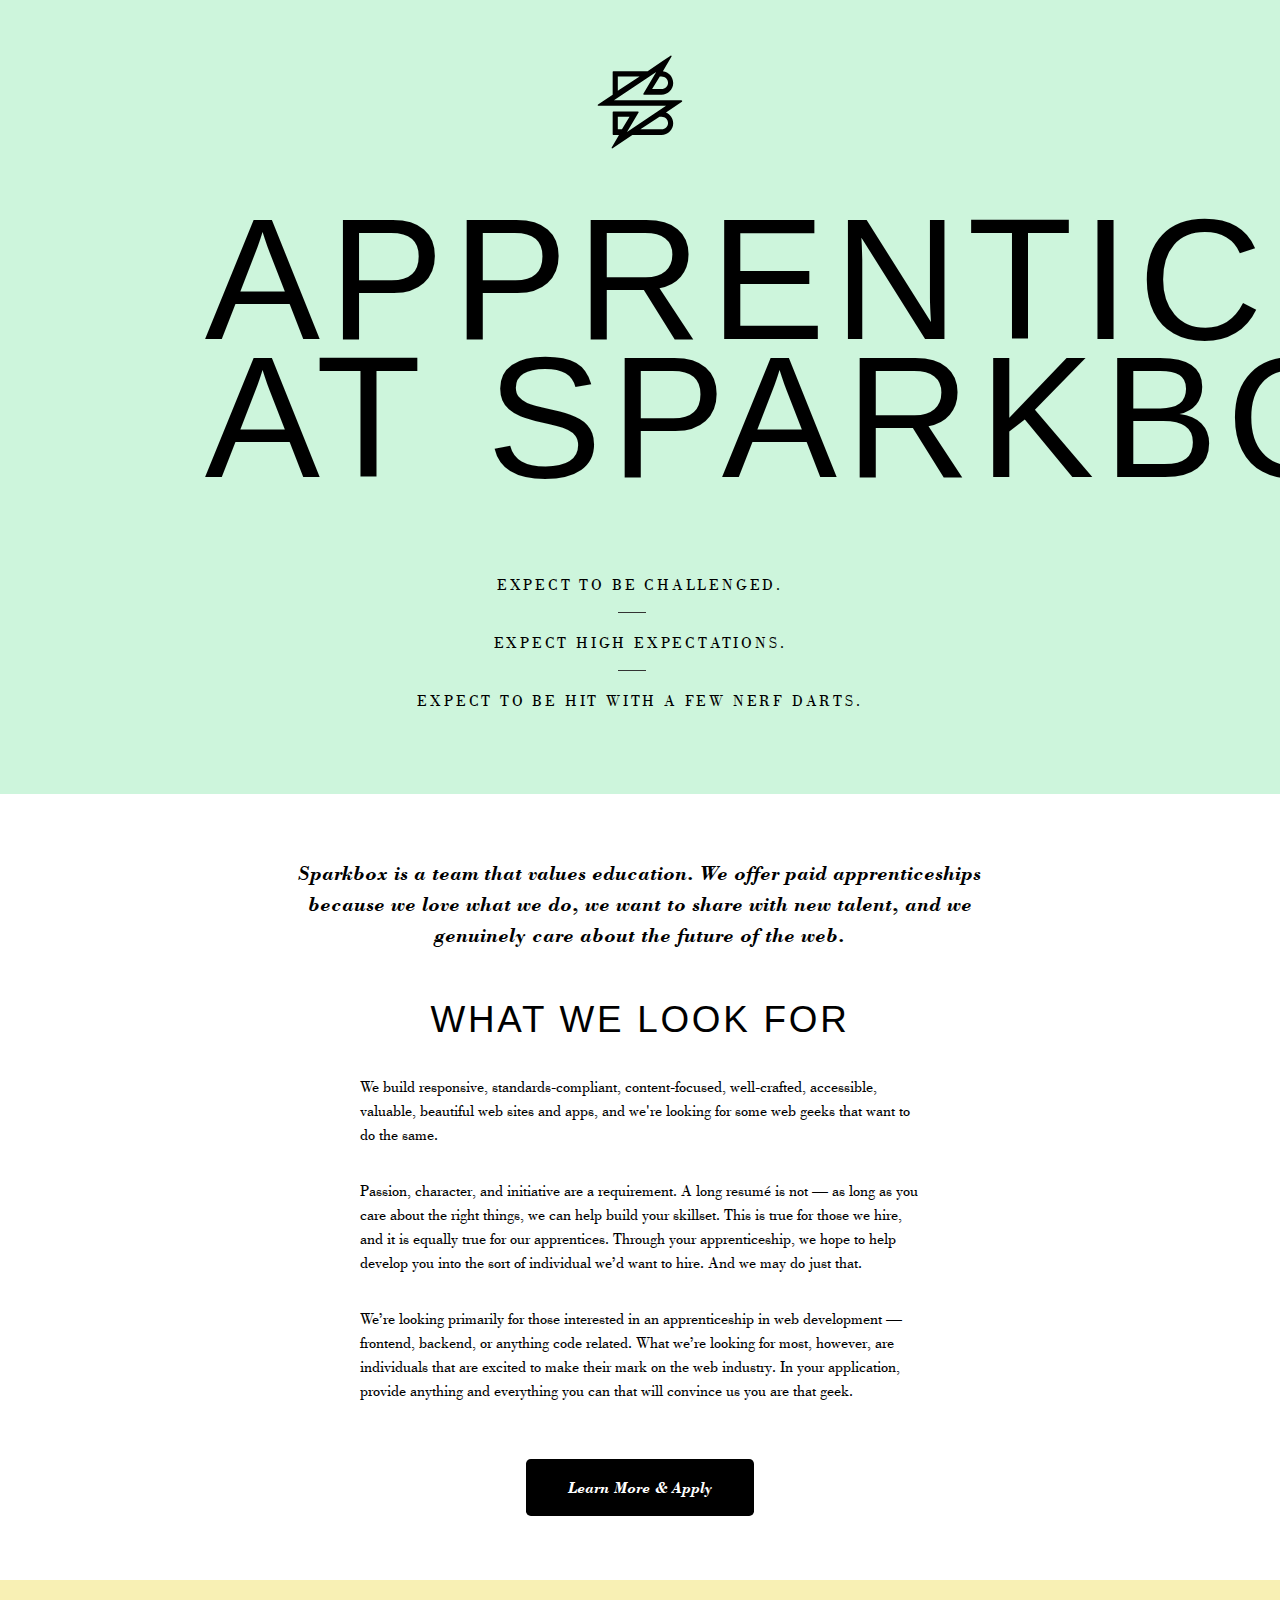
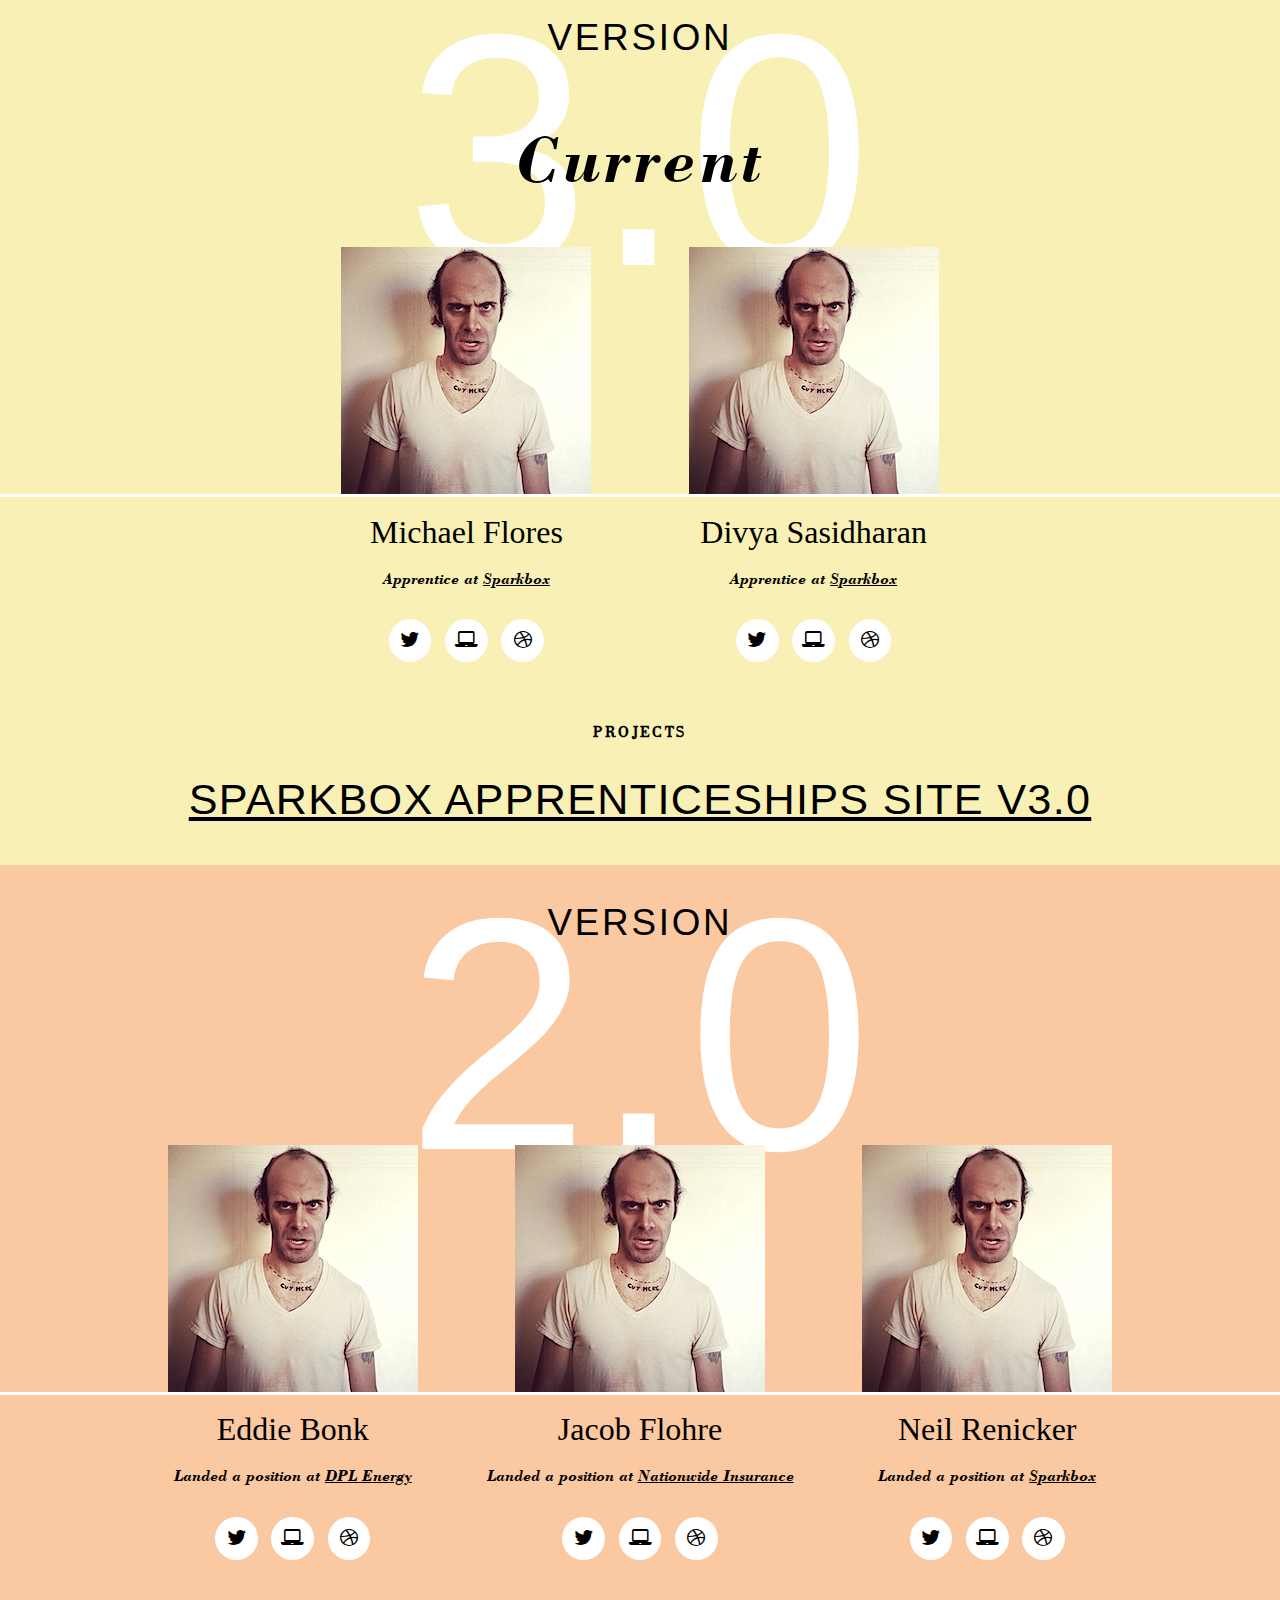
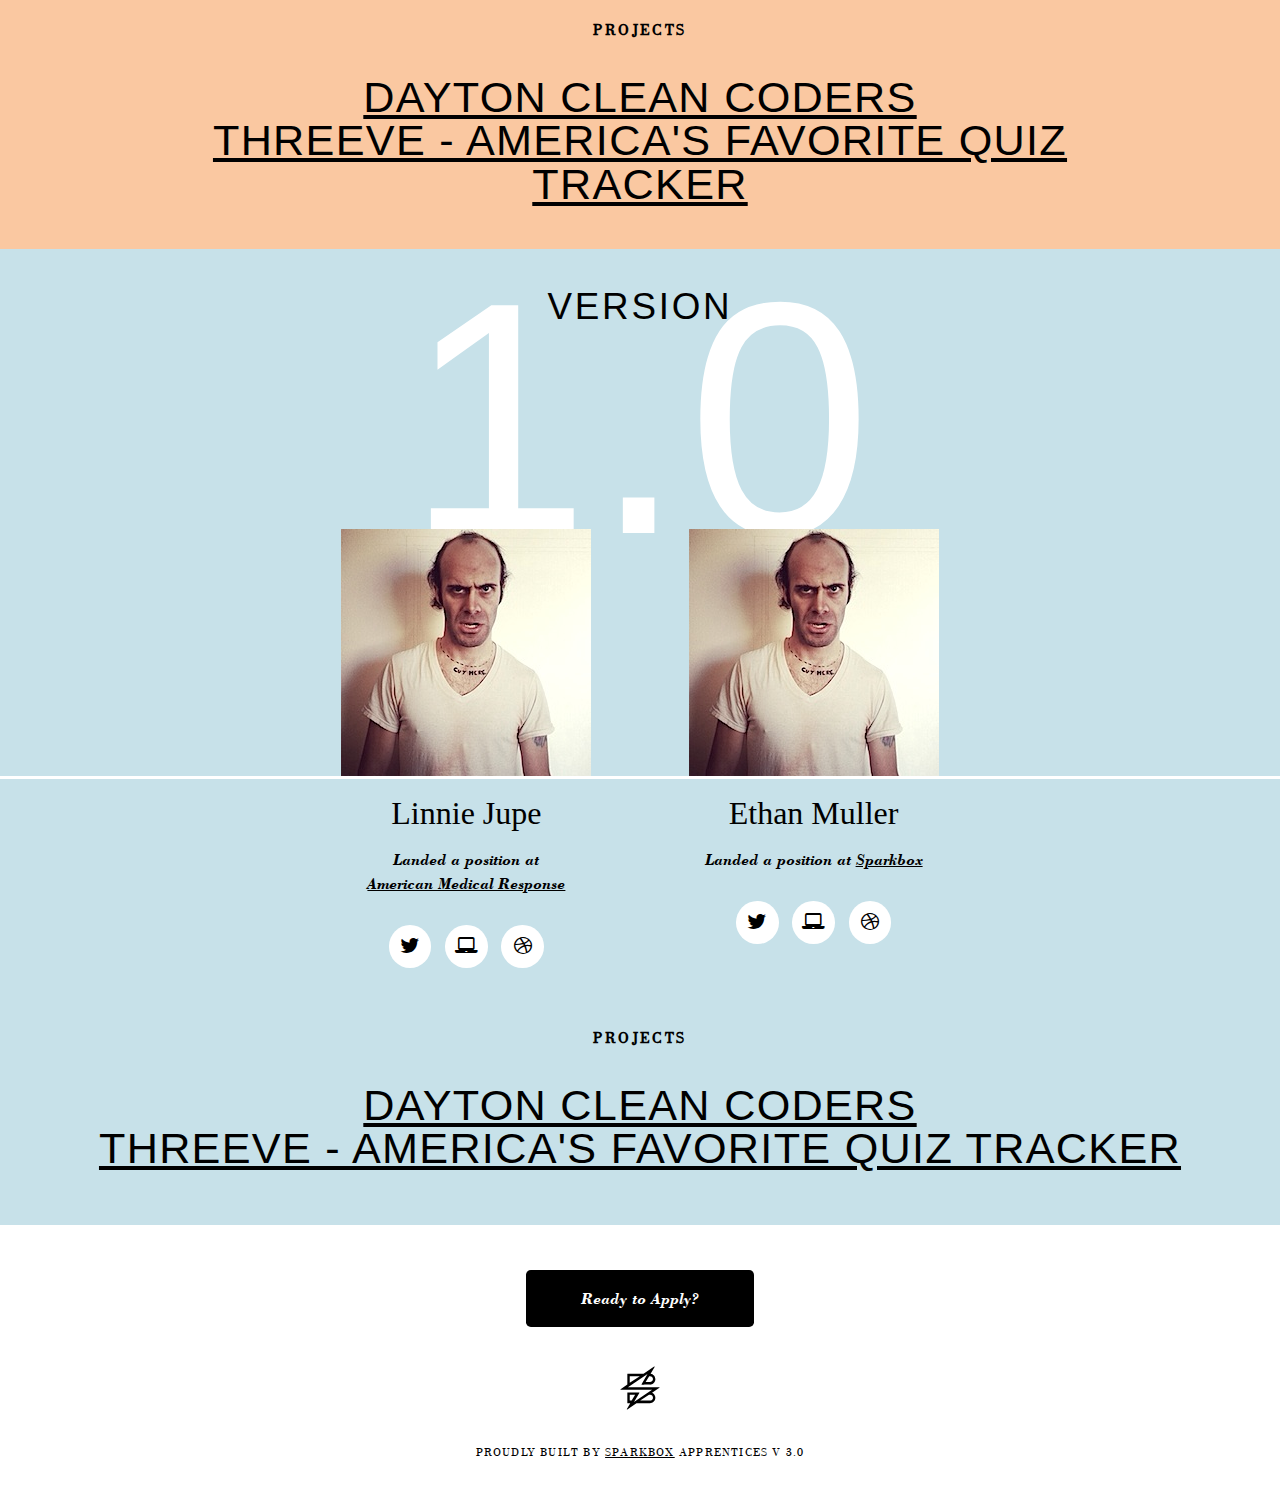
<file: HTML_Training/Apprentice_Page/index.html>
<!DOCTYPE html>
<html lang="en">
<head>
  <meta charset="utf-8" />
  <meta name="viewport" content="initial-scale=1">
  <title>Sparkbox Apprenticeships</title>
  <link rel="stylesheet" type="text/css" href="css/style.css" />
  <link rel="stylesheet" href="css/font-awesome/css/font-awesome.min.css">
  <link rel="stylesheet" type="text/css" href="//cloud.typography.com/655912/688224/css/fonts.css" />
  <style type="text/css">
    @font-face{
    font-family:"Bodoni W01 Book 709611";
    src:url("Fonts/dd896678-2492-4538-a2f8-a1087ebc1e37.eot?#iefix");
    src:url("Fonts/dd896678-2492-4538-a2f8-a1087ebc1e37.eot?#iefix") format("eot"),
        url("Fonts/ba4b8c27-e5cc-4b4b-b277-127dca0e8f4f.woff") format("woff"),
        url("Fonts/0771e6fd-6e6a-4c81-a462-08cd2d69e3ec.ttf") format("truetype"),
        url("Fonts/d0c30112-880f-411f-b967-c2a4a7d3754b.svg#d0c30112-880f-411f-b967-c2a4a7d3754b") format("svg");
    }
    @font-face{
    font-family:"Bodoni W01 Bold 709602";
    src:url("Fonts/0a3b2afc-1177-49fc-b852-6d36f4b37543.eot?#iefix");
    src:url("Fonts/0a3b2afc-1177-49fc-b852-6d36f4b37543.eot?#iefix") format("eot"),
        url("Fonts/0ca9a4ed-de46-457a-bc45-f0f87ffd44f2.woff") format("woff"),
        url("Fonts/87bae0ea-8bc0-45e8-b82d-ccb13870d0e2.ttf") format("truetype"),
        url("Fonts/46e3e54a-6865-45b5-a951-f0c86163af88.svg#46e3e54a-6865-45b5-a951-f0c86163af88") format("svg");
    }
    @font-face{
    font-family:"Bodoni W01 Bold Italic 709608";
    src:url("Fonts/8e76616d-ce24-4651-8581-84dcc7ae3751.eot?#iefix");
    src:url("Fonts/8e76616d-ce24-4651-8581-84dcc7ae3751.eot?#iefix") format("eot"),
        url("Fonts/6f551fc0-4c6f-4ef0-b026-f1e148977a7b.woff") format("woff"),
        url("Fonts/32eb1298-d5c4-4112-a2f5-ee0ac5051b72.ttf") format("truetype"),
        url("Fonts/79868027-7d4d-452f-a701-80ad10720730.svg#79868027-7d4d-452f-a701-80ad10720730") format("svg");
    }
  </style>
  <script type="text/javascript">
  var MTIProjectId='0003f8c8-d8c7-4d1f-95ed-a15461eba017';
   (function() {
          var mtiTracking = document.createElement('script');
          mtiTracking.type='text/javascript';
          mtiTracking.async='true';
          mtiTracking.src=('https:'==document.location.protocol?'https:':'http:')+'//fast.fonts.net/t/trackingCode.js';
          (document.getElementsByTagName('head')[0]||document.getElementsByTagName('body')[0]).appendChild( mtiTracking );
     })();
  </script>
</head>
<body>
  <header>
    <div class="head">
        <div class="logo">
          <a href="http://www.seesparkbox.com" title="Sparkbox logo"><img src="img/SBX_logo_icon_2.svg" alt="Sparkbox logo"></a>
        </div>
        <h1 class="page-title">Apprenticeships at&nbsp;Sparkbox</h1>
        <ul class="slogan">
          <li class="slogan-item hr">Expect to be challenged.</li>
          <li class="slogan-item hr">Expect high expectations.</li>
          <li class="slogan-item">Expect to be hit with a few Nerf darts.</li>
        </ul>
    </div>
  </header> 
  <section class="info">
    <p class="info-description">Sparkbox is a team that values education. We offer paid apprenticeships because we love what we do, we want to share with new talent, and we genuinely care about the future of the web.</p>
    <h1>What We Look For</h1>
    <p>We build responsive, standards-compliant, content-focused, well-crafted, accessible, valuable, beautiful web sites and apps, and we're looking for some web geeks that want to do the same.</p>
    <p>Passion, character, and initiative are a requirement. A long resum&eacute; is not — as long as you care about the right things, we can help build your skillset. This is true for those we hire, and it is equally true for our apprentices. Through your apprenticeship, we hope to help develop you into the sort of individual we&rsquo;d want to hire. And we may do just that.</p>
    <p>We&rsquo;re looking primarily for those interested in an apprenticeship in web development &mdash; frontend, backend, or anything code related. What we&rsquo;re looking for most, however, are individuals that are excited to make their mark on the web industry. In your application, provide anything and everything you can that will convince us you are that geek.</p>
    <a href="apply.html">Learn More &amp; Apply</a>
  </section>
  <section class="version">
    <div class="version-3">
      <h1 class="version-heading">Version<br><strong class="version-number">3.0</strong></h1>
      <h2 class="version-current">Current</h2>
      <div class="grouped-container">
        <div class="content-container">
          <div class="version-profile-wrapper">
            <img class="version-profile" src="img/Neil-Renicker.jpg" alt="Michael Flores" />
          </div>
            <h3 class="version-profile-name">Michael Flores</h3>
            <p class="version-job">Apprentice at <a href="http://www.seesparkbox.com/">Sparkbox</a>
            <div class="version-profile-social">
              <ul class="version-profile-social--links-list">
                <li class="version-profile-social--links-item"><a href="https://twitter.com/michaelprflores">
                  <span class="fa-stack fa-lg">
                    <i class="fa fa-twitter fa-stack-1x fa-inverse"></i>
                  </span></a></li>
                <li class="version-profile-social--links-item"><a href="http://www.michaelprflores.com">
                  <span class="fa-stack fa-lg">
                    <i class="fa fa-laptop fa-stack-1x fa-inverse"></i>
                  </span></a></li>
                <li class="version-profile-social--links-item"><a href="https://dribbble.com/madebyflores">
                  <span class="fa-stack fa-lg">
                    <i class="fa fa-dribbble fa-stack-1x fa-inverse"></i>
                  </span></a></li>
              </ul>
            </div>
        </div>
        <div class="content-container">
          <div class="version-profile-wrapper">
            <img class="version-profile" src="img/Neil-Renicker.jpg" alt="Divya Sasidharan" />
          </div>
            <h3 class="version-profile-name">Divya Sasidharan</h3>
            <p class="version-job">Apprentice at <a href="http://www.seesparkbox.com/">Sparkbox</a>
            <div class="version-profile-social">
              <ul class="version-profile-social--links-list">
                <li class="version-profile-social--links-item"><a href="https://twitter.com/shortdiv">
                  <span class="fa-stack fa-lg">
                    <i class="fa fa-twitter fa-stack-1x fa-inverse"></i>
                  </span></a></li>
                <li class="version-profile-social--links-item"><a href="http://www.shortdiv.com">
                  <span class="fa-stack fa-lg">
                    <i class="fa fa-laptop fa-stack-1x fa-inverse"></i>
                  </span></a></li>
                <li class="version-profile-social--links-item"><a href="#">
                  <span class="fa-stack fa-lg">
                    <i class="fa fa-dribbble fa-stack-1x fa-inverse"></i>
                  </span></a></li>
              </ul>
          </div> 
        </div>
        <div class="content-list">
          <h4 class="version-project">Projects</h4>
          <ul class="version-project-titles">
            <li><a href="">Sparkbox Apprenticeships Site v3.0</a></li>
          </ul>
        </div>
      </div>
    <div class="version-2">
      <h1 class="version-heading">Version<br><strong class="version-number">2.0</strong></h1>
      <div class="grouped-container">
        <div class="content-container">
          <div class="version-profile-wrapper">
            <img class="version-profile" src="img/Neil-Renicker.jpg" alt="Eddie Bonk" />
          </div>  
          <h3 class="version-profile-name">Eddie Bonk</h3>
          <p class="version-job">Landed a position at <a href="http://www.dpandl.com/">DPL Energy</a>
          <div class="version-profile-social">
            <ul class="version-profile-social--links-list">
              <li class="version-profile-social--links-item"><a href="https://twitter.com/EddieBonk">
                <span class="fa-stack fa-lg">
                  <i class="fa fa-twitter fa-stack-1x fa-inverse"></i>
                </span></a></li>
              <li class="version-profile-social--links-item"><a href="#">
                <span class="fa-stack fa-lg">
                  <i class="fa fa-laptop fa-stack-1x fa-inverse"></i>
                </span></a></li>
              <li class="version-profile-social--links-item"><a href="#">
                <span class="fa-stack fa-lg">
                  <i class="fa fa-dribbble fa-stack-1x fa-inverse"></i>
                </span></a></li>
            </ul>
          </div>
        </div>
        <div class="content-container">
          <div class="version-profile-wrapper">
            <img class= "version-profile" src="img/Neil-Renicker.jpg" alt="Jacob Flohre" />
          </div>  
          <h3 class="version-profile-name">Jacob Flohre</h3>
          <p class="version-job">Landed a position at <a href="http://www.nationwide.com/">Nationwide Insurance</a>
          <div class="version-profile-social">
            <ul class="version-profile-social--links-list">
              <li class="version-profile-social--links-item"><a href="https://twitter.com/JacobFlohre">
                <span class="fa-stack fa-lg">
                  <i class="fa fa-twitter fa-stack-1x fa-inverse"></i>
                </span></a></li>
              <li class="version-profile-social--links-item"><a href="#">
                <span class="fa-stack fa-lg">
                  <i class="fa fa-laptop fa-stack-1x fa-inverse"></i>
                </span></a></li>
              <li class="version-profile-social--links-item"><a href="#">
                <span class="fa-stack fa-lg">
                  <i class="fa fa-dribbble fa-stack-1x fa-inverse"></i>
                </span></a></li>
            </ul>
          </div>
        </div>
        <div class="content-container">
          <div class="version-profile-wrapper">
            <img class="version-profile" src="img/Neil-Renicker.jpg" alt="Neil Renicker" />
          </div>  
          <h3 class="version-profile-name">Neil Renicker</h3>
          <p class="version-job">Landed a position at <a href="www.seesparkbox.com">Sparkbox</a>
          <div class="version-profile-social">
            <ul class="version-profile-social--links-list">
              <li class="version-profile-social--links-item"><a href="https://twitter.com/neilrenicker">
                <span class="fa-stack fa-lg">
                  <i class="fa fa-twitter fa-stack-1x fa-inverse"></i>
                </span></a></li>
              <li class="version-profile-social--links-item"><a href="http://www.neilrenicker.com">
                <span class="fa-stack fa-lg">
                  <i class="fa fa-laptop fa-stack-1x fa-inverse"></i>
                </span></a></li>
              <li class="version-profile-social--links-item"><a href="https://dribbble.com/neilrenicker">
                <span class="fa-stack fa-lg">
                  <i class="fa fa-dribbble fa-stack-1x fa-inverse"></i>
                </span></a></li>
            </ul>
          </div>
        </div>
        <div class="content-list">
          <h4 class="version-project">Projects</h4>
          <ul class="version-project-titles">
            <li><a href="http://daytoncleancoders.com/">Dayton Clean Coders</a></li>
            <li><a href="http://playthreeve.com/">Threeve - America's Favorite Quiz Tracker</a></li>
          </ul>
        </div>
      </div>
    </div>  
    <div class="version-1">
        <h1 class="version-heading">Version<br><strong class="version-number">1.0</strong></h1>
        <div class="grouped-container">
          <div class="content-container">
            <div class="version-profile-wrapper">
              <img class="version-profile" src="img/Neil-Renicker.jpg" alt="Linnie Jupe" />
            </div>
            <h3 class="version-profile-name">Linnie Jupe</h3>
            <p class="version-job">Landed a position at <a href="https://www.amr.net/">American&nbsp;Medical&nbsp;Response</a>
            <div class="version-profile-social">
              <ul class="version-profile-social--links-list">
                <li class="version-profile-social--links-item"><a href="#">
                  <span class="fa-stack fa-lg">
                    <i class="fa fa-twitter fa-stack-1x fa-inverse"></i>
                  </span></a></li>
                <li class="version-profile-social--links-item"><a href="#">
                  <span class="fa-stack fa-lg">
                    <i class="fa fa-laptop fa-stack-1x fa-inverse"></i>
                  </span></a></li>
                <li class="version-profile-social--links-item"><a href="#">
                  <span class="fa-stack fa-lg">
                    <i class="fa fa-dribbble fa-stack-1x fa-inverse"></i>
                  </span></a></li>
              </ul>
            </div>
          </div>
        <div class="content-container">
          <div class="version-profile-wrapper">
            <img class="version-profile" src="img/Neil-Renicker.jpg" alt="Ethan Muller" />
          </div>
          <h3 class="version-profile-name">Ethan Muller</h3>
          <p class="version-job">Landed a position at <a href="http://www.seesparkbox.com">Sparkbox</a>
          <div class="version-profile-social">
            <ul class="version-profile-social--links-list">
              <li class="version-profile-social--links-item"><a href="#">
                <span class="fa-stack fa-lg">
                  <i class="fa fa-twitter fa-stack-1x fa-inverse"></i>
                </span></a></li>
              <li class="version-profile-social--links-item"><a href="#">
                <span class="fa-stack fa-lg">
                  <i class="fa fa-laptop fa-stack-1x fa-inverse"></i>
              </span></a></li>
              <li class="version-profile-social--links-item"><a href="#">
                <span class="fa-stack fa-lg">
                  <i class="fa fa-dribbble fa-stack-1x fa-inverse"></i>
                </span></a></li>
            </ul>
          </div>
        </div>
      </div>
      <div class="content-list">
        <h4 class="version-project">Projects</h4>
        <ul class="version-project-titles">
          <li><a href="http://daytoncleancoders.com/">Dayton Clean Coders</a></li>
          <li><a href="http://playthreeve.com/">Threeve - America's Favorite Quiz Tracker</a></li>
        </ul>
      </div>
    </div>
  </section>
  <footer>
    <a href="apply.html">Ready to Apply&#63;</a>
    <div class="logo"><a href="http://www.seesparkbox.com" title="Sparkbox logo"><img src="img/SBX_logo_icon_2.svg" alt="Sparkbox logo"></a></div>
    <p>Proudly built by <a href="http://www.seesparkbox.com">Sparkbox</a> Apprentices v 3.0</p>
  </footer>
</body>
</html>
</file>
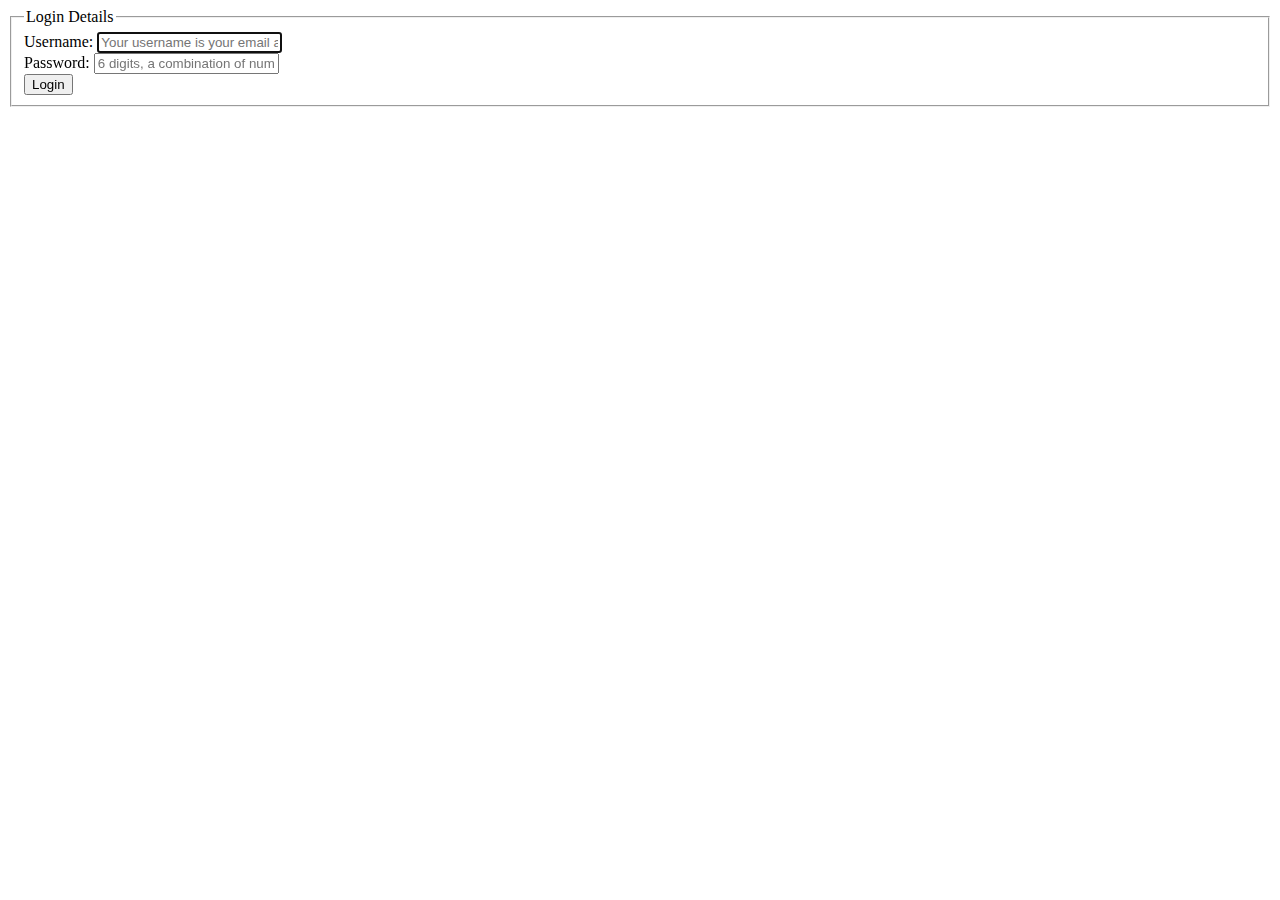
<file: Application_Project/default.html>
<!doctype html>
<form id="app-login" action="process.php">
<fieldset>
<legend>Login Details</legend>
<div>
  <label for="user-name">Username:</label>

  <input name="user-name" type="email" placeholder="Your username is your email address" required autofocus>
</div>
<div>

  <label for="password">Password:</label>
  <input name="password" type="password" placeholder="6 digits, a combination of numbers and letters" required>
</div>
<div>
  <input name="login" type="submit" value="Login">
</div>
</fieldset>
</form>
</html>
</file>
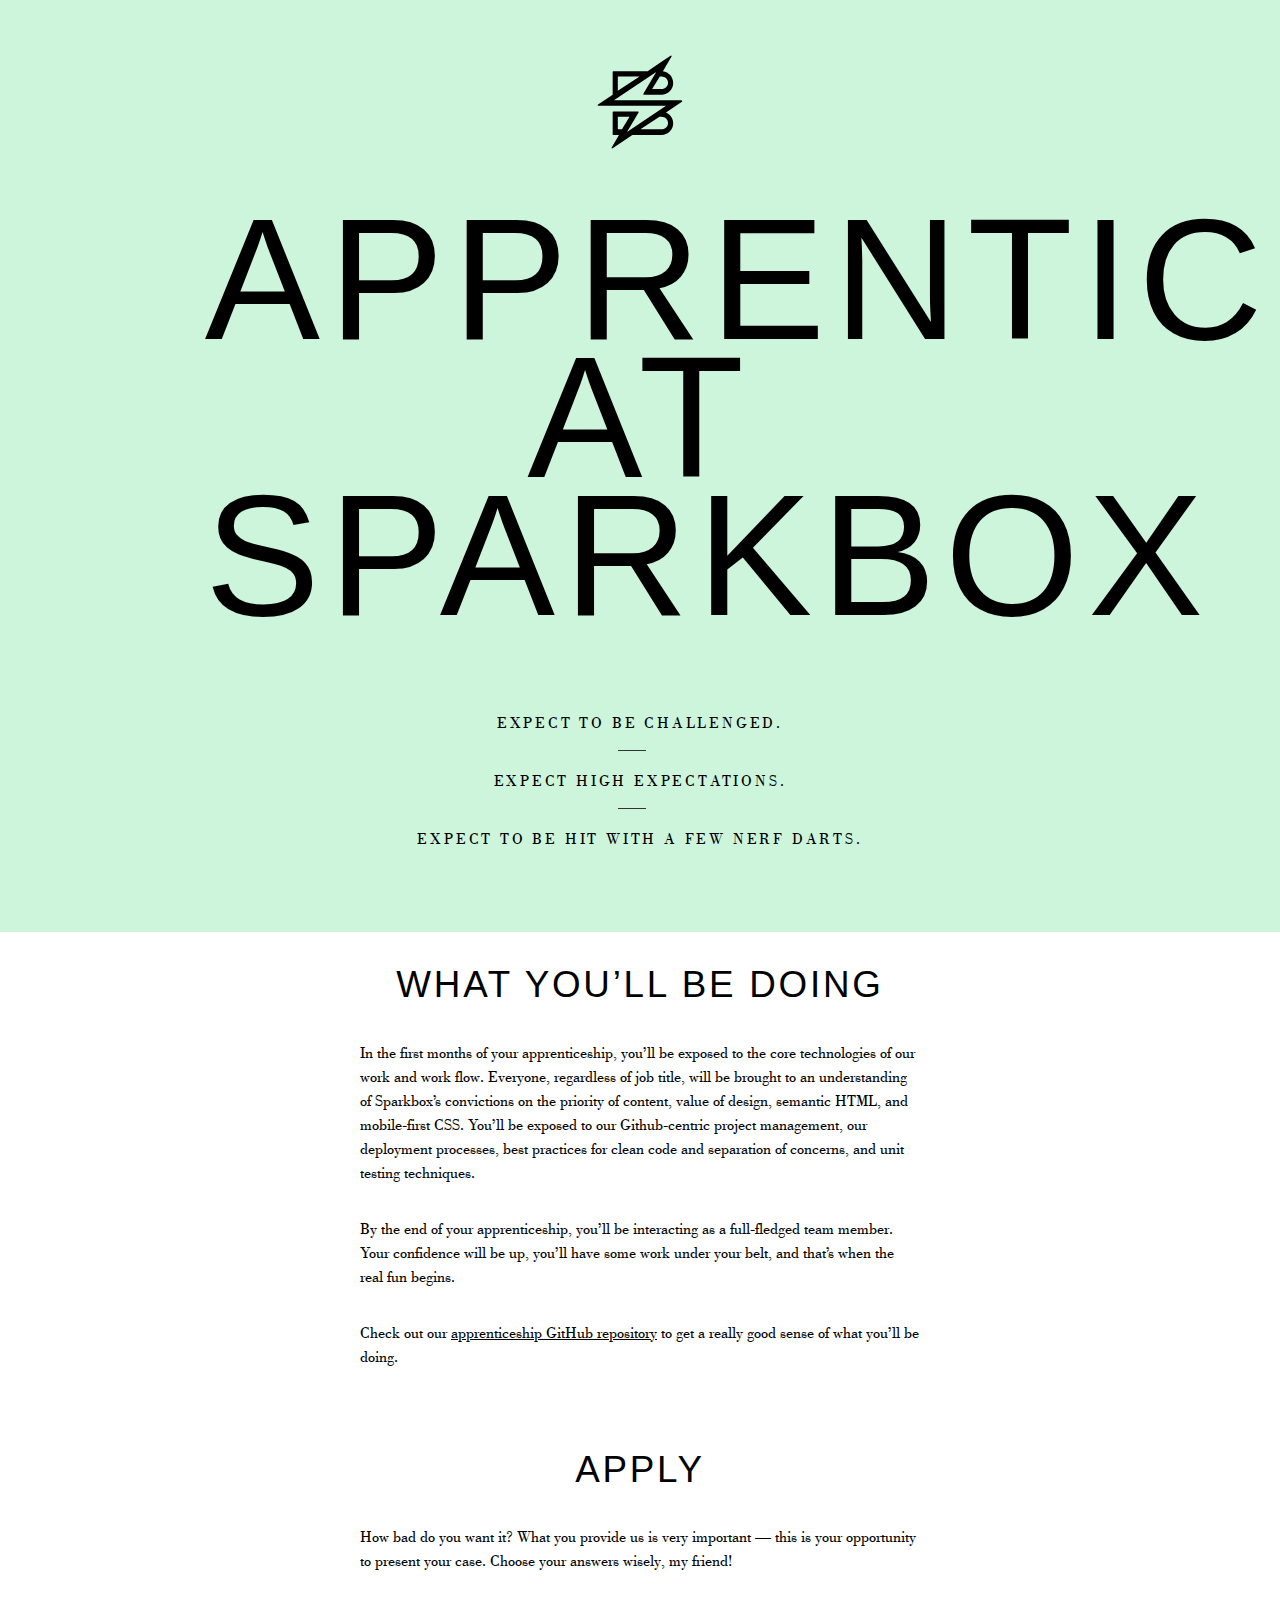
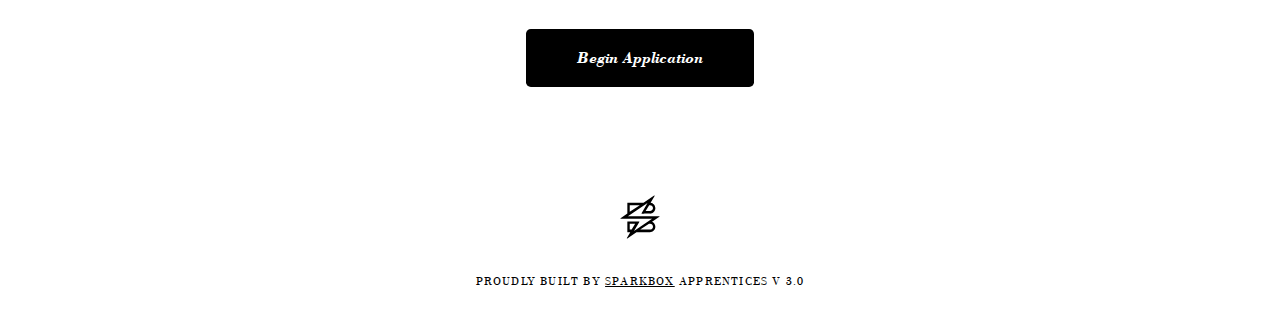
<file: HTML_Training/Apprentice_Page/apply.html>
<!DOCTYPE html>
<html lang="en">
<head>
  <meta charset="utf-8" />
  <title>Sparkbox Apprenticeships</title>
  <link rel="stylesheet" type="text/css" href="css/style.css" />
  <link href="//netdna.bootstrapcdn.com/font-awesome/4.0.3/css/font-awesome.css" rel="stylesheet">
  <link rel="stylesheet" type="text/css" href="//cloud.typography.com/655912/688224/css/fonts.css" />
  <style type="text/css">
    @font-face{
    font-family:"Bodoni W01 Book 709611";
    src:url("Fonts/dd896678-2492-4538-a2f8-a1087ebc1e37.eot?#iefix");
    src:url("Fonts/dd896678-2492-4538-a2f8-a1087ebc1e37.eot?#iefix") format("eot"),
        url("Fonts/ba4b8c27-e5cc-4b4b-b277-127dca0e8f4f.woff") format("woff"),
        url("Fonts/0771e6fd-6e6a-4c81-a462-08cd2d69e3ec.ttf") format("truetype"),
        url("Fonts/d0c30112-880f-411f-b967-c2a4a7d3754b.svg#d0c30112-880f-411f-b967-c2a4a7d3754b") format("svg");
    }
    @font-face{
    font-family:"Bodoni W01 Bold 709602";
    src:url("Fonts/0a3b2afc-1177-49fc-b852-6d36f4b37543.eot?#iefix");
    src:url("Fonts/0a3b2afc-1177-49fc-b852-6d36f4b37543.eot?#iefix") format("eot"),
        url("Fonts/0ca9a4ed-de46-457a-bc45-f0f87ffd44f2.woff") format("woff"),
        url("Fonts/87bae0ea-8bc0-45e8-b82d-ccb13870d0e2.ttf") format("truetype"),
        url("Fonts/46e3e54a-6865-45b5-a951-f0c86163af88.svg#46e3e54a-6865-45b5-a951-f0c86163af88") format("svg");
    }
    @font-face{
    font-family:"Bodoni W01 Bold Italic 709608";
    src:url("Fonts/8e76616d-ce24-4651-8581-84dcc7ae3751.eot?#iefix");
    src:url("Fonts/8e76616d-ce24-4651-8581-84dcc7ae3751.eot?#iefix") format("eot"),
        url("Fonts/6f551fc0-4c6f-4ef0-b026-f1e148977a7b.woff") format("woff"),
        url("Fonts/32eb1298-d5c4-4112-a2f5-ee0ac5051b72.ttf") format("truetype"),
        url("Fonts/79868027-7d4d-452f-a701-80ad10720730.svg#79868027-7d4d-452f-a701-80ad10720730") format("svg");
    }
  </style>
  <script type="text/javascript">
  var MTIProjectId='0003f8c8-d8c7-4d1f-95ed-a15461eba017';
   (function() {
          var mtiTracking = document.createElement('script');
          mtiTracking.type='text/javascript';
          mtiTracking.async='true';
          mtiTracking.src=('https:'==document.location.protocol?'https:':'http:')+'//fast.fonts.net/t/trackingCode.js';
          (document.getElementsByTagName('head')[0]||document.getElementsByTagName('body')[0]).appendChild( mtiTracking );
     })();
  </script>
</head>
<body>
  <header>
    <div class="head">
        <div class="logo">
          <a href="http://www.seesparkbox.com" title="Sparkbox logo"><img src="img/SBX_logo_icon_2.svg" alt="Sparkbox logo"></a>
        </div>
        <h1 class="page-title">Apprenticeships at Sparkbox</h1>
        <ul class="slogan">
          <li class="slogan-item hr">Expect to be challenged.</li>
          <li class="slogan-item hr">Expect high expectations.</li>
          <li class="slogan-item">Expect to be hit with a few Nerf darts.</li>
        </ul>
    </div>
  </header> 
  <section class="info">
    <h1>What You&rsquo;ll be doing</h1>
    <p>In the first months of your apprenticeship, you&rsquo;ll be exposed to the core technologies of our work and work flow. Everyone, regardless of job title, will be brought to an understanding of Sparkbox&rsquo;s convictions on the priority of content, value of design, semantic HTML, and mobile-first CSS. You&rsquo;ll be exposed to our Github-centric project management, our deployment processes, best practices for clean code and separation of concerns, and unit testing techniques.</p>
    <p>By the end of your apprenticeship, you&rsquo;ll be interacting as a full-fledged team member. Your confidence will be up, you&rsquo;ll have some work under your belt, and that&rsquo;s when the real fun begins.</p>
    <p>Check out our <a href="https://github.com/sparkbox/apprenticeships">apprenticeship GitHub repository</a> to get a really good sense of what you&rsquo;ll be doing.</p>
  </section>
  <section class="info">  
    <h1>Apply</h1>
    <p>How bad do you want it? What you provide us is very important — this is your opportunity to present your case. Choose your answers wisely, my friend!</p>
    <a href="https://docs.google.com/a/heysparkbox.com/spreadsheet/viewform?formkey=dG9LNXU2M05MZEVnUE4teHJqeW9VSUE6MQ#gid=0">Begin Application</a>
  </section>
  <footer>
    <div class="logo"><a href="http://www.seesparkbox.com" title="Sparkbox logo"><img src="img/SBX_logo_icon_2.svg" alt="Sparkbox logo"></a></div>
    <p>Proudly built by <a href="http://www.seesparkbox.com">Sparkbox</a> Apprentices v 3.0</p>
  </footer>
</body>
</html>
</file>
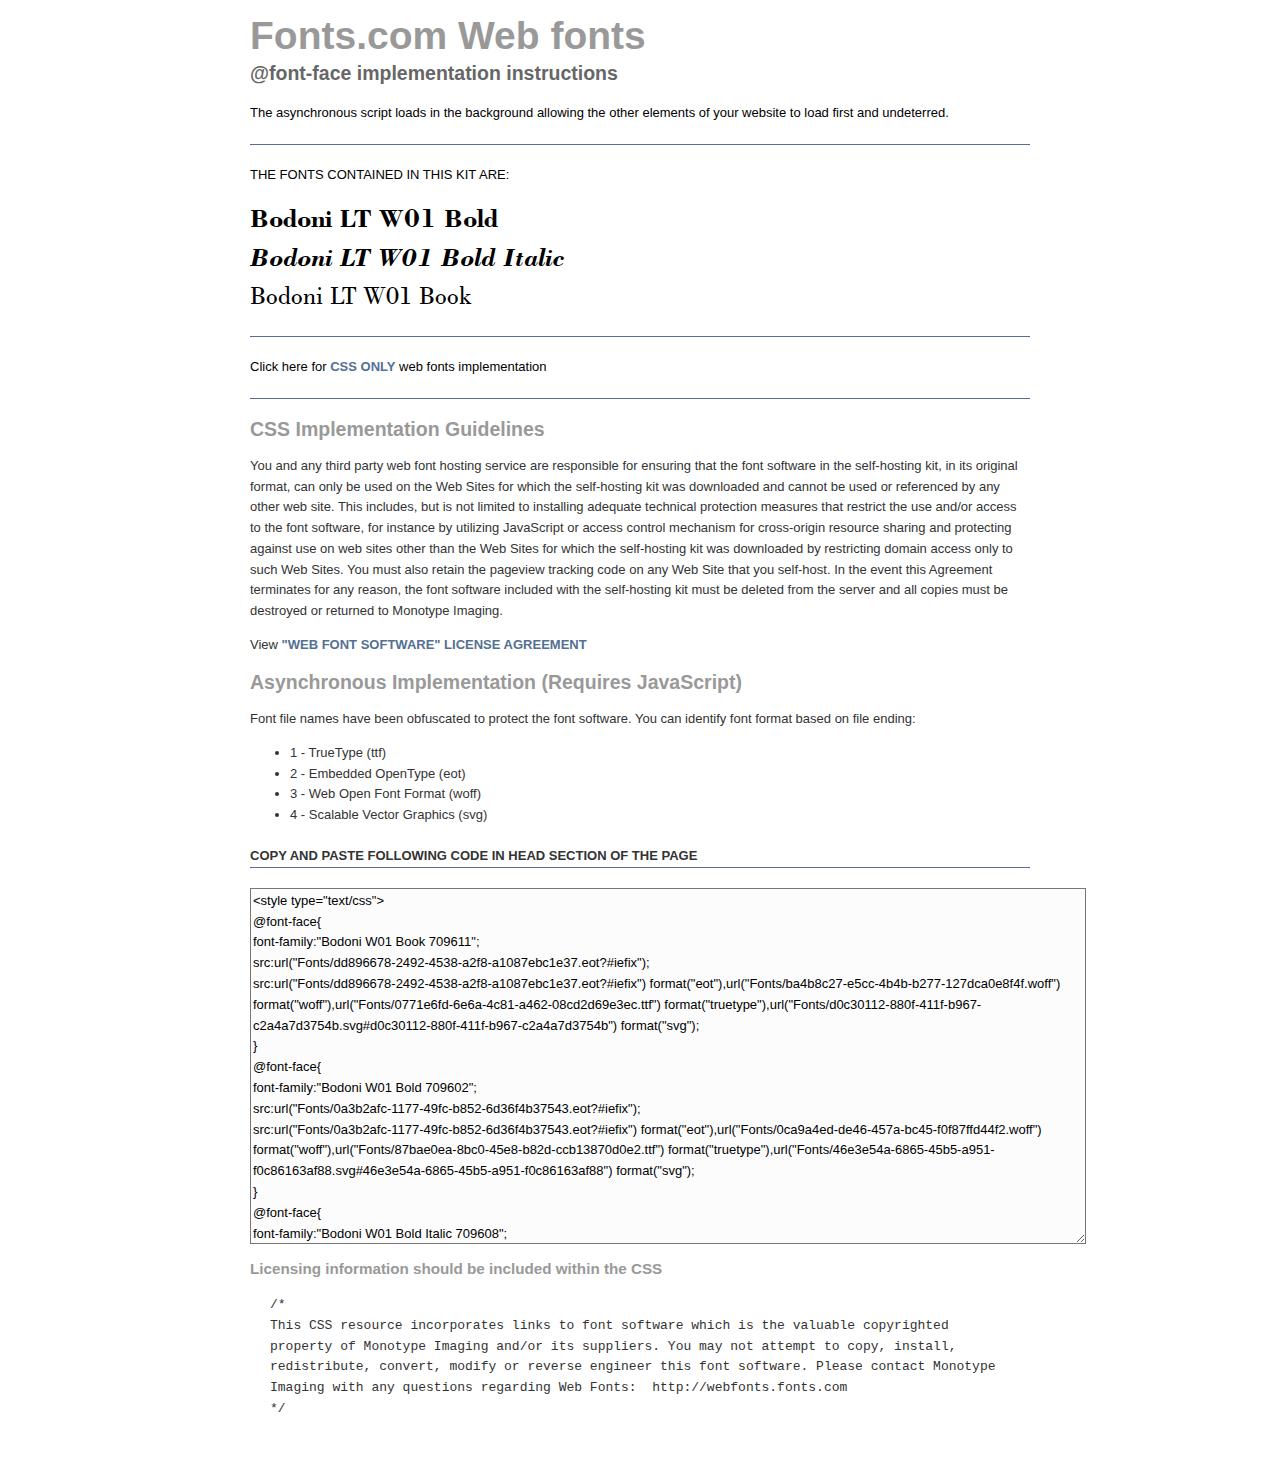
<file: HTML_Training/Apprentice_Page/css/apprenticeships-15042014/demo-async.htm>
<!DOCTYPE html PUBLIC "-//W3C//DTD XHTML 1.0 Transitional//EN" "http://www.w3.org/TR/xhtml1/DTD/xhtml1-transitional.dtd">
<html xmlns="http://www.w3.org/1999/xhtml">
<head>
    <title>Webfonts Demo</title>
    <meta http-equiv="Content-Type" content="text/html; charset=UTF-8" />
    <style type="text/css">
	    body, textarea { font-family:Arial, Sans-Serif; line-height:1.6em; font-size:13px; }
	    h1 { font-size:3em; }
	    h2, h3 { color:#999; }
	    .content { width:780px; margin: 20px auto 40px; }
	    .demo { font-weight:bold; font-style:normal; color: #999 }
	    .fontdisplay {font-size:2em;line-height:150%;margin: 10px 40px 0px 0px;}
	    .guidelines { color:#333; }
	    pre { padding:0 0 0 20px; }
	    hr { border:0; border-bottom:1px solid #537094; margin:20px 0; }
	    .link { color: #537094;text-decoration:none; font-weight:bold;}
	    .uc {text-transform:uppercase}
    </style>
    <style type="text/css">
@font-face{
font-family:"Bodoni W01 Book 709611";
src:url("Fonts/dd896678-2492-4538-a2f8-a1087ebc1e37.eot?#iefix");
src:url("Fonts/dd896678-2492-4538-a2f8-a1087ebc1e37.eot?#iefix") format("eot"),url("Fonts/ba4b8c27-e5cc-4b4b-b277-127dca0e8f4f.woff") format("woff"),url("Fonts/0771e6fd-6e6a-4c81-a462-08cd2d69e3ec.ttf") format("truetype"),url("Fonts/d0c30112-880f-411f-b967-c2a4a7d3754b.svg#d0c30112-880f-411f-b967-c2a4a7d3754b") format("svg");
}
@font-face{
font-family:"Bodoni W01 Bold 709602";
src:url("Fonts/0a3b2afc-1177-49fc-b852-6d36f4b37543.eot?#iefix");
src:url("Fonts/0a3b2afc-1177-49fc-b852-6d36f4b37543.eot?#iefix") format("eot"),url("Fonts/0ca9a4ed-de46-457a-bc45-f0f87ffd44f2.woff") format("woff"),url("Fonts/87bae0ea-8bc0-45e8-b82d-ccb13870d0e2.ttf") format("truetype"),url("Fonts/46e3e54a-6865-45b5-a951-f0c86163af88.svg#46e3e54a-6865-45b5-a951-f0c86163af88") format("svg");
}
@font-face{
font-family:"Bodoni W01 Bold Italic 709608";
src:url("Fonts/8e76616d-ce24-4651-8581-84dcc7ae3751.eot?#iefix");
src:url("Fonts/8e76616d-ce24-4651-8581-84dcc7ae3751.eot?#iefix") format("eot"),url("Fonts/6f551fc0-4c6f-4ef0-b026-f1e148977a7b.woff") format("woff"),url("Fonts/32eb1298-d5c4-4112-a2f5-ee0ac5051b72.ttf") format("truetype"),url("Fonts/79868027-7d4d-452f-a701-80ad10720730.svg#79868027-7d4d-452f-a701-80ad10720730") format("svg");
}
</style>
<script type="text/javascript">
var MTIProjectId='0003f8c8-d8c7-4d1f-95ed-a15461eba017';
 (function() {
        var mtiTracking = document.createElement('script');
        mtiTracking.type='text/javascript';
        mtiTracking.async='true';
        mtiTracking.src=('https:'==document.location.protocol?'https:':'http:')+'//fast.fonts.net/t/trackingCode.js';
        (document.getElementsByTagName('head')[0]||document.getElementsByTagName('body')[0]).appendChild( mtiTracking );
   })();
</script>
</head>
<body>
    <div class="content">
        <h1 class="demo">Fonts.com Web fonts</h1>
        <p style="margin-top: -10px; font-size: 1.5em; color: #666"><b>@font-face implementation instructions</b></p>
        <p>The asynchronous script loads in the background allowing the other elements of your website to load first and undeterred.</p>
        <hr />
        <p class="uc">The fonts contained in this kit are:</p>
        <div class="fontdisplay">
            <div style="font-family:'Bodoni W01 Bold 709602';"> Bodoni LT W01 Bold </div>
<div style="font-family:'Bodoni W01 Bold Italic 709608';"> Bodoni LT W01 Bold Italic </div>
<div style="font-family:'Bodoni W01 Book 709611';"> Bodoni LT W01 Book </div>

        </div>
        <hr />
        Click here for <a class="link uc" href="demo.htm">css only</a> web fonts implementation
        <hr />
        <div class="guidelines">
            <h2>CSS Implementation Guidelines</h2>
            <p>You and any third party web font hosting service are responsible for ensuring that the font software in the self-hosting kit, in its original format, can only be used on the Web Sites for which the self-hosting kit was downloaded and cannot be used or referenced by any other web site. This includes, but is not limited to installing adequate technical protection measures that restrict the use and/or access to the font software, for instance by utilizing JavaScript or access control mechanism for cross-origin resource sharing and protecting against use on web sites other than the Web Sites for which the self-hosting kit was downloaded by restricting domain access only to such Web Sites. You must also retain the pageview tracking code on any Web Site that you self-host. In the event this Agreement terminates for any reason, the font software included with the self-hosting kit must be deleted from the server and all copies must be destroyed or returned to Monotype Imaging.</p>
            <p>View <a class="link" href="http://new.fonts.com/info/legal/eula/web-fonts" target="_blank">"WEB FONT SOFTWARE" LICENSE AGREEMENT</a></p>
            <h2>Asynchronous Implementation (Requires JavaScript)</h2>
            <p>Font file names have been obfuscated to protect the font software. You can identify font format based on file ending:</p>
            <ul>
                <li>1 - TrueType (ttf)</li>
                <li>2 - Embedded OpenType (eot)</li>
                <li>3 - Web Open Font Format (woff)</li>
                <li>4 - Scalable Vector Graphics (svg)</li>
            </ul>
            <p class="uc" style="margin: 20px 0px -20px;"><b>Copy and paste following code in head section of the page</b></p>
            <hr />
            <textarea style="width: 830px; height: 350px; border: 1 #fff solid; background-color: #fcfcfc;"><style type="text/css">
@font-face{
font-family:"Bodoni W01 Book 709611";
src:url("Fonts/dd896678-2492-4538-a2f8-a1087ebc1e37.eot?#iefix");
src:url("Fonts/dd896678-2492-4538-a2f8-a1087ebc1e37.eot?#iefix") format("eot"),url("Fonts/ba4b8c27-e5cc-4b4b-b277-127dca0e8f4f.woff") format("woff"),url("Fonts/0771e6fd-6e6a-4c81-a462-08cd2d69e3ec.ttf") format("truetype"),url("Fonts/d0c30112-880f-411f-b967-c2a4a7d3754b.svg#d0c30112-880f-411f-b967-c2a4a7d3754b") format("svg");
}
@font-face{
font-family:"Bodoni W01 Bold 709602";
src:url("Fonts/0a3b2afc-1177-49fc-b852-6d36f4b37543.eot?#iefix");
src:url("Fonts/0a3b2afc-1177-49fc-b852-6d36f4b37543.eot?#iefix") format("eot"),url("Fonts/0ca9a4ed-de46-457a-bc45-f0f87ffd44f2.woff") format("woff"),url("Fonts/87bae0ea-8bc0-45e8-b82d-ccb13870d0e2.ttf") format("truetype"),url("Fonts/46e3e54a-6865-45b5-a951-f0c86163af88.svg#46e3e54a-6865-45b5-a951-f0c86163af88") format("svg");
}
@font-face{
font-family:"Bodoni W01 Bold Italic 709608";
src:url("Fonts/8e76616d-ce24-4651-8581-84dcc7ae3751.eot?#iefix");
src:url("Fonts/8e76616d-ce24-4651-8581-84dcc7ae3751.eot?#iefix") format("eot"),url("Fonts/6f551fc0-4c6f-4ef0-b026-f1e148977a7b.woff") format("woff"),url("Fonts/32eb1298-d5c4-4112-a2f5-ee0ac5051b72.ttf") format("truetype"),url("Fonts/79868027-7d4d-452f-a701-80ad10720730.svg#79868027-7d4d-452f-a701-80ad10720730") format("svg");
}
</style>
<script type="text/javascript">
var MTIProjectId='0003f8c8-d8c7-4d1f-95ed-a15461eba017';
 (function() {
        var mtiTracking = document.createElement('script');
        mtiTracking.type='text/javascript';
        mtiTracking.async='true';
        mtiTracking.src=('https:'==document.location.protocol?'https:':'http:')+'//fast.fonts.net/t/trackingCode.js';
        (document.getElementsByTagName('head')[0]||document.getElementsByTagName('body')[0]).appendChild( mtiTracking );
   })();
</script></textarea>
            <h3>Licensing information should be included within the CSS</h3>
<pre>/*
This CSS resource incorporates links to font software which is the valuable copyrighted
property of Monotype Imaging and/or its suppliers. You may not attempt to copy, install,
redistribute, convert, modify or reverse engineer this font software. Please contact Monotype
Imaging with any questions regarding Web Fonts:  http://webfonts.fonts.com
*/</pre>
        </div>
    </div>
</body>
</html>
</file>
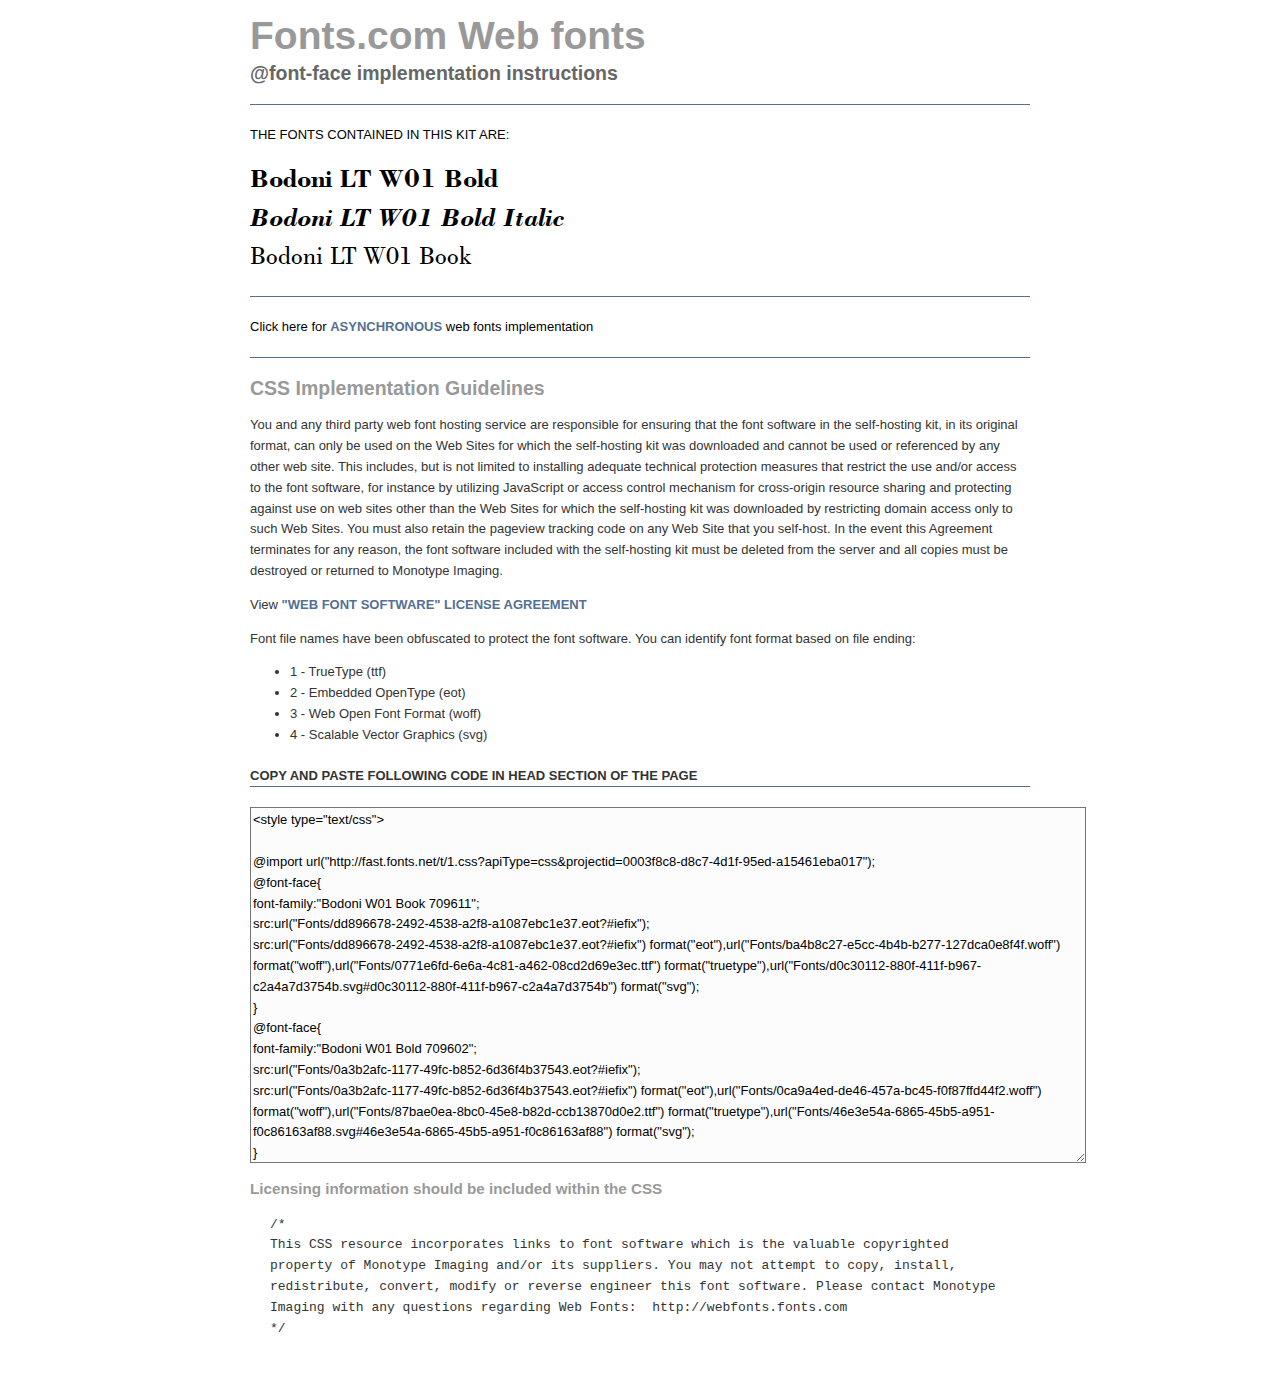
<file: HTML_Training/Apprentice_Page/css/apprenticeships-15042014/demo.htm>
<!DOCTYPE html PUBLIC "-//W3C//DTD XHTML 1.0 Transitional//EN" "http://www.w3.org/TR/xhtml1/DTD/xhtml1-transitional.dtd">
<html xmlns="http://www.w3.org/1999/xhtml">
<head>
    <title>Webfonts Demo</title>
    <meta http-equiv="Content-Type" content="text/html; charset=UTF-8" />
    <style type="text/css">
	    body, textarea { font-family:Arial, Sans-Serif; line-height:1.6em; font-size:13px; }
	    h1 { font-size:3em; }
	    h2, h3 { color:#999; }
	    .content { width:780px; margin: 20px auto 40px; }
	    .demo { font-weight:bold; font-style:normal; color: #999 }
	    .fontdisplay {font-size:2em;line-height:150%;margin: 10px 40px 0px 0px;}
	    .guidelines { color:#333; }
	    pre { padding:0 0 0 20px; }
	    hr { border:0; border-bottom:1px solid #537094; margin:20px 0; }
	    .link { color: #537094;text-decoration:none; font-weight:bold;}
	    .uc {text-transform:uppercase}
    </style>
    <style type="text/css">

@import url("http://fast.fonts.net/t/1.css?apiType=css&projectid=0003f8c8-d8c7-4d1f-95ed-a15461eba017");
@font-face{
font-family:"Bodoni W01 Book 709611";
src:url("Fonts/dd896678-2492-4538-a2f8-a1087ebc1e37.eot?#iefix");
src:url("Fonts/dd896678-2492-4538-a2f8-a1087ebc1e37.eot?#iefix") format("eot"),url("Fonts/ba4b8c27-e5cc-4b4b-b277-127dca0e8f4f.woff") format("woff"),url("Fonts/0771e6fd-6e6a-4c81-a462-08cd2d69e3ec.ttf") format("truetype"),url("Fonts/d0c30112-880f-411f-b967-c2a4a7d3754b.svg#d0c30112-880f-411f-b967-c2a4a7d3754b") format("svg");
}
@font-face{
font-family:"Bodoni W01 Bold 709602";
src:url("Fonts/0a3b2afc-1177-49fc-b852-6d36f4b37543.eot?#iefix");
src:url("Fonts/0a3b2afc-1177-49fc-b852-6d36f4b37543.eot?#iefix") format("eot"),url("Fonts/0ca9a4ed-de46-457a-bc45-f0f87ffd44f2.woff") format("woff"),url("Fonts/87bae0ea-8bc0-45e8-b82d-ccb13870d0e2.ttf") format("truetype"),url("Fonts/46e3e54a-6865-45b5-a951-f0c86163af88.svg#46e3e54a-6865-45b5-a951-f0c86163af88") format("svg");
}
@font-face{
font-family:"Bodoni W01 Bold Italic 709608";
src:url("Fonts/8e76616d-ce24-4651-8581-84dcc7ae3751.eot?#iefix");
src:url("Fonts/8e76616d-ce24-4651-8581-84dcc7ae3751.eot?#iefix") format("eot"),url("Fonts/6f551fc0-4c6f-4ef0-b026-f1e148977a7b.woff") format("woff"),url("Fonts/32eb1298-d5c4-4112-a2f5-ee0ac5051b72.ttf") format("truetype"),url("Fonts/79868027-7d4d-452f-a701-80ad10720730.svg#79868027-7d4d-452f-a701-80ad10720730") format("svg");
}

    </style>
</head>
<body>
    <div class="content">
        <h1 class="demo">Fonts.com Web fonts</h1>
        <p style="margin-top:-10px; font-size:1.5em;color:#666"><b>@font-face implementation instructions</b></p>
        <hr />
        <p class="uc">The fonts contained in this kit are:</p>
        <div class="fontdisplay">
<div style="font-family:'Bodoni W01 Bold 709602';"> Bodoni LT W01 Bold </div>
<div style="font-family:'Bodoni W01 Bold Italic 709608';"> Bodoni LT W01 Bold Italic </div>
<div style="font-family:'Bodoni W01 Book 709611';"> Bodoni LT W01 Book </div>

        </div>
        <hr />
        Click here for <a class="link uc" href="demo-async.htm">asynchronous</a> web fonts implementation
        <hr />
        <div class="guidelines">
            <h2>CSS Implementation Guidelines</h2>
            <p>You and any third party web font hosting service are responsible for ensuring that the font software in the self-hosting kit, in its original format, can only be used on the Web Sites for which the self-hosting kit was downloaded and cannot be used or referenced by any other web site. This includes, but is not limited to installing adequate technical protection measures that restrict the use and/or access to the font software, for instance by utilizing JavaScript or access control mechanism for cross-origin resource sharing and protecting against use on web sites other than the Web Sites for which the self-hosting kit was downloaded by restricting domain access only to such Web Sites. You must also retain the pageview tracking code on any Web Site that you self-host. In the event this Agreement terminates for any reason, the font software included with the self-hosting kit must be deleted from the server and all copies must be destroyed or returned to Monotype Imaging.</p>
            <p>View <a class="link" href="http://new.fonts.com/info/legal/eula/web-fonts" target="_blank">"WEB FONT SOFTWARE" LICENSE AGREEMENT</a></p>
            <p>Font file names have been obfuscated to protect the font software. You can identify font format based on file ending:</p>
            <ul>
                <li>1 - TrueType (ttf)</li>
                <li>2 - Embedded OpenType (eot)</li>
                <li>3 - Web Open Font Format (woff)</li>
                <li>4 - Scalable Vector Graphics (svg)</li>
            </ul>
            <p class="uc" style="margin: 20px 0px -20px;"><b>Copy and paste following code in head section of the page</b></p>
            <hr />
            <textarea style="width:830px; height:350px; border:1 #fff solid; background-color:#fcfcfc;"><style type="text/css">

@import url("http://fast.fonts.net/t/1.css?apiType=css&projectid=0003f8c8-d8c7-4d1f-95ed-a15461eba017");
@font-face{
font-family:"Bodoni W01 Book 709611";
src:url("Fonts/dd896678-2492-4538-a2f8-a1087ebc1e37.eot?#iefix");
src:url("Fonts/dd896678-2492-4538-a2f8-a1087ebc1e37.eot?#iefix") format("eot"),url("Fonts/ba4b8c27-e5cc-4b4b-b277-127dca0e8f4f.woff") format("woff"),url("Fonts/0771e6fd-6e6a-4c81-a462-08cd2d69e3ec.ttf") format("truetype"),url("Fonts/d0c30112-880f-411f-b967-c2a4a7d3754b.svg#d0c30112-880f-411f-b967-c2a4a7d3754b") format("svg");
}
@font-face{
font-family:"Bodoni W01 Bold 709602";
src:url("Fonts/0a3b2afc-1177-49fc-b852-6d36f4b37543.eot?#iefix");
src:url("Fonts/0a3b2afc-1177-49fc-b852-6d36f4b37543.eot?#iefix") format("eot"),url("Fonts/0ca9a4ed-de46-457a-bc45-f0f87ffd44f2.woff") format("woff"),url("Fonts/87bae0ea-8bc0-45e8-b82d-ccb13870d0e2.ttf") format("truetype"),url("Fonts/46e3e54a-6865-45b5-a951-f0c86163af88.svg#46e3e54a-6865-45b5-a951-f0c86163af88") format("svg");
}
@font-face{
font-family:"Bodoni W01 Bold Italic 709608";
src:url("Fonts/8e76616d-ce24-4651-8581-84dcc7ae3751.eot?#iefix");
src:url("Fonts/8e76616d-ce24-4651-8581-84dcc7ae3751.eot?#iefix") format("eot"),url("Fonts/6f551fc0-4c6f-4ef0-b026-f1e148977a7b.woff") format("woff"),url("Fonts/32eb1298-d5c4-4112-a2f5-ee0ac5051b72.ttf") format("truetype"),url("Fonts/79868027-7d4d-452f-a701-80ad10720730.svg#79868027-7d4d-452f-a701-80ad10720730") format("svg");
}

</style>

</textarea>
            <h3>Licensing information should be included within the CSS</h3>
<pre>/*
This CSS resource incorporates links to font software which is the valuable copyrighted
property of Monotype Imaging and/or its suppliers. You may not attempt to copy, install,
redistribute, convert, modify or reverse engineer this font software. Please contact Monotype
Imaging with any questions regarding Web Fonts:  http://webfonts.fonts.com
*/</pre>
        </div>
    </div>
</body>
</html>
</file>
<file: HTML_Training/Apprentice_Page/css/style.css>
/*
Sparkbox Apprentice Page
written for - www.seesparkbox.com
Version 2 is based on a 240px width instead of 400px
*/

/*
Contents
1. Resets & Overrides
2. Header
3. Information
4. Versions
5. Social Links
6. Footer
7. Media Queries
*/

/* 1. Resets & Overrides */

* {
    padding:0;
    margin:0;
}
html, body {
    font-size: 16px;
    text-align: center;
    margin: 0;
}

li {
    list-style-type: none;
}

h1 {
    font-size: 1em;
}

a {
    color: #000;
    text-decoration: none;
}

strong {
    font-weight: normal;
}

/* end */

/* Header */

header {
    background-color: rgb(205, 245, 220);
    width: 100%;
    height: 100%;
}

.head {
    padding: 2em 0 4em 0;
}

.logo img {
    width: 30%;
    height: 100%;
    margin: 1em;
}

h1.page-title {
    font-family: 'Knockout 26 A', 'Knockout 26 B', 'Arial','Sans-Serif';
    font-weight: 400;
    font-style: normal;
    font-size: 4.3em;
    line-height: 80%;
    text-align: center;
    margin: 0.2em auto 0.2em auto;
    padding-bottom: 0.2em;
    text-transform: uppercase;
    letter-spacing: 0.05em;
}

.slogan {
    font-family: 'Bodoni W01 Book 709611', 'Times New Roman';
    letter-spacing: 0.175em;
    text-transform: uppercase;
    margin-top: 1em 0 1em 0;
}

.slogan li {
    padding: 20px;
}

.hr {
    position: relative;
}

.hr:before {
    border: 0;
    width: 5%;
    height: 1px;
    background: #333;
    position: absolute;
    top: 4.5em;
    left: 50%;
    margin-left:-3%;
    content: "";
}

/* end */

/* 3. Information */

p.info-description {
    font-family:"Bodoni W01 Bold Italic 709608", 'Times New Roman';
    font-size: 1.3em;
    text-align: center;
    width: 33em;
    margin-top: 2em;
}

section.info {
    background-color: rgb(255, 255, 255); /* check for fall back color hex code */
}

.info h1 {
    font-family: 'Knockout 26 A', 'Knockout 26 B', 'Arial','Sans-Serif';
    font-weight: 400;
    font-style: normal;
    font-size: 2.3em;
    text-transform: uppercase;
    margin: 0.75em auto 0.5em auto;
    letter-spacing: .075em;
}

p a {
    text-decoration: underline;
}

.info a:hover {
    color: #000;
}

section p {
    font-family:"Bodoni W01 Book 709611";
    margin: 1em;
    text-align: left;
}

section > a {
    background-color: #000;
    color: #FFF;
    font-family: "Bodoni W01 Bold Italic 709608", 'Times New Roman';
    text-decoration: none;
    padding: 1.2em 2.1em;
    display: block;
    width: 40%;
    margin: 40px auto;
    border-radius: 0.3em;
}

section > a:hover {
    background-color: #787878;
}

/* end */

/* 4. Versions */

section {
    width: 100%;
    margin: 2em auto 4em auto;
}

.version {
    margin-bottom: -0.3em;
}

.version-heading {
    font-family: 'Knockout 26 A', 'Knockout 26 B', 'Arial','Sans-Serif';
    font-weight: 400;
    font-style: normal;
    font-size: 2.3em;
    text-transform: uppercase;
    margin: 0 auto;
    letter-spacing: .075em;
    display: block;
    padding: 1em 0 1em;
}

.version-number {
    color: #FFF;
    font-family: 'Knockout 94 A', 'Knockout 94 B', 'Arial', 'Sans-Serif';
    font-weight: 400;
    font-size: 3em;
    font-style: normal;
    display: block;
    margin: -0.3em auto -0.5em;
}

.version-current {
    font-family:"Bodoni W01 Bold Italic 709608";
    font-weight: normal;
    font-size: 2.2em;
    margin-top: -1.85em;
    text-align: center;
    letter-spacing: 0.05em;
}

.grouped-container {
    max-width: 65em;
    margin: 0 auto;
}

.version-profile-wrapper:after {
    content: "";
    height: 3px;
    background-color: #FFF;
    width: 100%;
    display: block;
    position: absolute;
    left: 0;
    margin-top: -0.4em;
}

.version-profile-name {
    font-family: 'Knockout 94 A', 'Knockout 94 B';
    font-weight: 400;
    font-size: 2em;
    padding-top: 0.4em;
    position: relative;
    margin: 0;
}

.version-project {
    font-family:"Bodoni W01 Book 709611";
    text-transform: uppercase;
    letter-spacing: 0.15em;
    padding: 3em 0 1em 0;
}

.version-project-titles {
    font-family: 'Knockout 26 A', 'Knockout 26 B', 'Arial','Sans-Serif';
    font-weight: 400;
    font-style: normal;
    font-size: 2.7em;
    text-decoration: underline;
    text-transform: uppercase;
    color: #000;
    line-height: 1em;
    padding: 0.5em 0 1em 0;
    margin: 0;
    letter-spacing: .03em;
}

.version-job {
    font-family:"Bodoni W01 Bold Italic 709608";
    font-size: 1em;
    text-align: center;
}

.version-job a {
    color: #000;
}

.version-3 {
    background-color: rgb(248, 240, 180);
}

.version-2 {
    background-color: rgb(250, 200, 161);
}

.version-1 {
    background-color: rgb(199, 225, 233);
    padding-bottom: 1em;
}

.content-container {
    display:inline-block;
    vertical-align: top;
    width: 100%;
    margin-top: 3em;
}

/* end */

/* 5. Social Links */

.version-profile-social--links-list {
    padding: 0;
    margin: 0;
}
.version-profile-social--links-item {
    display: inline-block;
    margin: 0.8em 0.3em;
}

.version-profile-social--links-item i {
    color: #000;
    background-color: #FFF;
    border-radius: 50%;
    text-decoration: none;
}

.version-profile-social--links-item i:hover {
    color: #FFF;
    background-color: #000;
}

/* 6. Footer */

footer a:hover {
    color: #000;
}

footer > a {
    background-color: #000;
    color: #FFF;
    font-family: "Bodoni W01 Bold Italic 709608", 'Times New Roman';
    text-decoration: none;
    padding: 1.2em 2.1em;
    display: block;
    width: 40%;
    margin: 20px auto;
    border-radius: 0.3em;
}

footer > a:hover {
    background-color: #787878;
}

footer {
    background-color: rgb(255, 255, 255);
    padding: 25px 50px;
}

footer p {
    font-family:"Bodoni W01 Book 709611";
    font-size: 0.75em;
    text-transform: uppercase;
    letter-spacing: 0.1em;
    margin: 1em;
}

footer > .logo img {
    width: 50px;
    height: 50px;
    margin-top: 1em;
}

/* end */

/* 7. Media Queries */

@media (min-width: 289px) {
    .logo img {
        width: 6.750em;
    }

    h1.page-title {
        font-size: 4.8em;
    }
}

@media (min-width: 342px) {
    .hr:before {
        width: 3%;
        top: 3.5em;
        position: absolute;
        margin-left:-1%;
    }
}

@media (min-width: 360px) {
    h1.page-title {
        font-size: 6.8em;
    }
    section > a {
        width: 160px;
    }
    footer > a {
        width: 160px;
    }
}


@media (min-width: 515px) {
    h1.page-title {
        width: 70%;
    }
    .hr:before {
        width: 2.25%;
        top: 3.5em;
        position: absolute;
        margin-left: -1.75%;
    }
    .info-description {
        text-align: center;
    }
    section p {
        width: 35em;
        margin: 0 auto;
        padding: 1em 0;
        text-align: left;
        line-height: 1.5em;
    }
    .version-job {
        width: 100%;
    }
    
    .version-job:nth-of-type(6) {
        width: 63%;
    }
    .version-number {
        font-size: 4em;
    }
    .version-current {
        margin-top: -2em;
    }
}

@media (min-width: 586px) {
    h1.page-title {
        width: 68%;
}

@media (min-width: 957px) {
    h1.page-title {
        font-size: 9.8em;
    }
    .content-container {
        width: 33%;
    }
    .version-number {
        font-size: 9em;
    }

    .version-current {
        font-size: 4.2em;
        margin-top: -1.4em;
    }
}

@media (min-width: 1110px) {
    h1.page-title {
        font-size: 10.8em;
    }
}

@media (min-width: 1420px) {
    h1.page-title {
        min-width: 46%;
        font-size: 10.8em;
    }
}

@media (min-width: 1600px) {
    h1.page-title {
        min-width: 46%;
        font-size: 13.8em;
    }
}

/* end */
</file>
